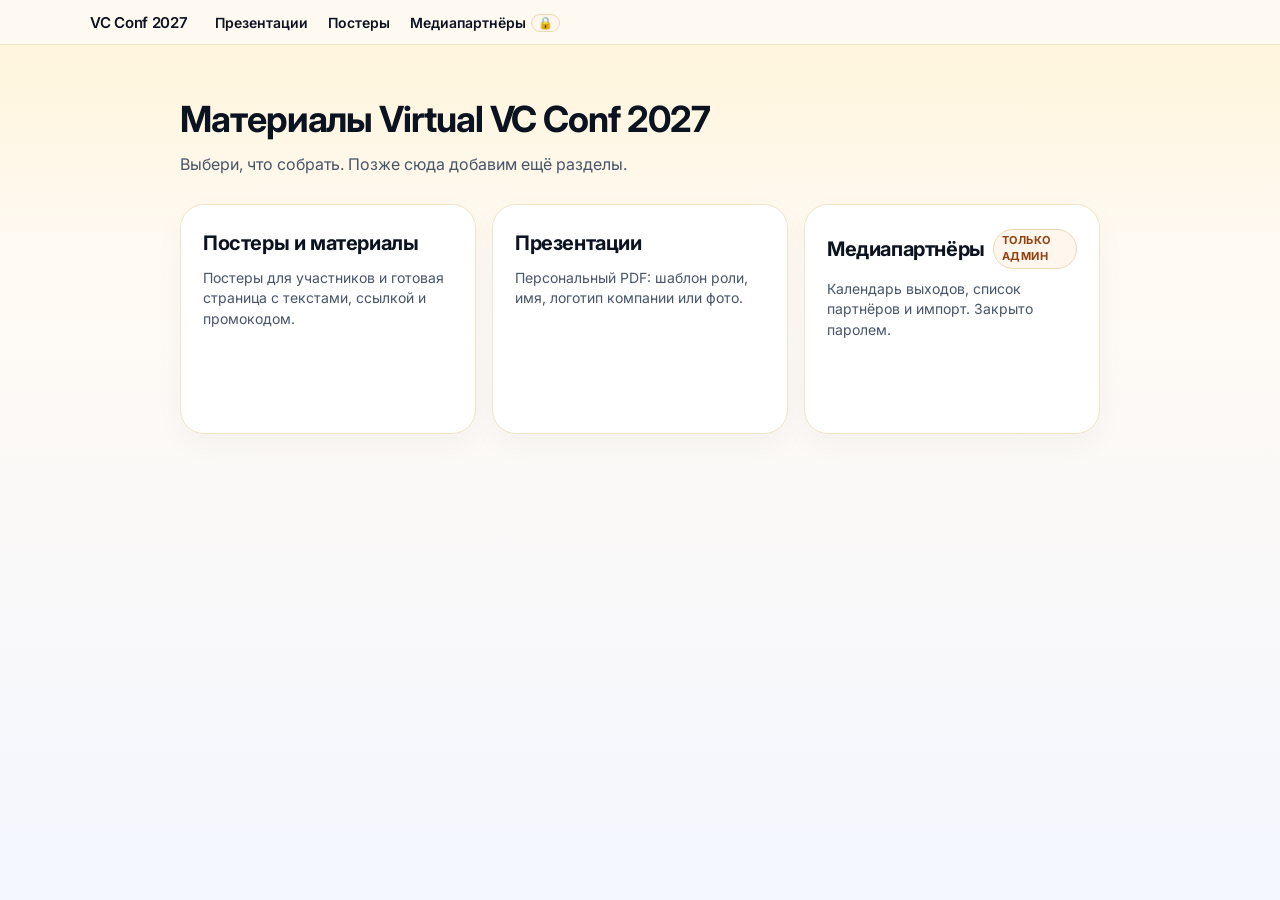
<file: static/home.html>
<!doctype html>
<html lang="ru">
<head>
  <meta charset="utf-8" />
  <meta name="viewport" content="width=device-width, initial-scale=1" />
  <title>VC Conf 2027</title>
  <link rel="icon" href="/static/favicon.svg" type="image/svg+xml" />
  <link rel="apple-touch-icon" href="/static/favicon.svg" />
  <link rel="preconnect" href="https://fonts.googleapis.com" />
  <link rel="preconnect" href="https://fonts.gstatic.com" crossorigin />
  <link href="https://fonts.googleapis.com/css2?family=Inter:wght@400;600;700&display=swap" rel="stylesheet" />
  <link rel="stylesheet" href="/static/site.css" />
  <style>
    body {
      margin: 0;
      font: 16px/1.45 Inter, ui-sans-serif, system-ui, sans-serif;
      color: #0B1220;
      background: linear-gradient(180deg, #fff4d6 0%, #fffaf3 28%, #f4f7ff 100%);
      min-height: 100vh;
    }
  </style>
</head>
<body>
  <div class="home-hero">
    <h1>Материалы Virtual VC Conf 2027</h1>
    <p class="lead">Выбери, что собрать. Позже сюда добавим ещё разделы.</p>
  </div>
  <div class="home-grid">
    <a class="home-card" href="/materials">
      <h2>Постеры и материалы</h2>
      <p>Постеры для участников и готовая страница с текстами, ссылкой и промокодом.</p>
    </a>
    <a class="home-card" href="/decks">
      <h2>Презентации</h2>
      <p>Персональный PDF: шаблон роли, имя, логотип компании или фото.</p>
    </a>
    <a class="home-card" href="/calendar">
      <h2>Медиапартнёры <span class="tag">только админ</span></h2>
      <p>Календарь выходов, список партнёров и импорт. Закрыто паролем.</p>
    </a>
  </div>
  <script src="/static/nav.js"></script>
</body>
</html>
</file>
<file: static/site.css>
.site-bar {
  position: sticky; top: 0; z-index: 40;
  background: rgba(255, 250, 243, .94);
  backdrop-filter: blur(10px);
  border-bottom: 1px solid #f1e4c8;
  padding: 12px 20px 10px;
}
.site-bar .inner {
  max-width: 1100px; margin: 0 auto;
  display: flex; flex-wrap: wrap; gap: 8px 20px; align-items: center;
}
.site-bar a { color: #0B1220; text-decoration: none; font-weight: 600; font-size: 14px; }
.site-bar a:hover { color: #c2410c; }
.site-bar a.on { color: #c2410c; }
.site-bar .brand { font-size: 15px; letter-spacing: -.02em; margin-right: 8px; }
.site-bar .lock { display: inline-flex; align-items: center; gap: 5px; }
.site-bar .lock i {
  font-style: normal; font-size: 12px; line-height: 1;
  border: 1px solid #ead9b3; border-radius: 999px; padding: 2px 6px; color: #92400e; background: #fff7ed;
}
.site-sub {
  display: none; width: 100%; gap: 16px; padding: 6px 0 2px;
  border-top: 1px solid #f7edd4; margin-top: 4px;
}
.site-bar.mp .site-sub { display: flex; flex-wrap: wrap; }
.site-sub a { font-size: 13px; color: #475569; font-weight: 600; }
.site-sub a.on { color: #c2410c; }

.home-hero { max-width: 920px; margin: 48px auto 0; padding: 0 20px; }
.home-hero h1 { font-size: 36px; letter-spacing: -.03em; margin: 0 0 8px; }
.home-hero .lead { color: #475569; margin: 0 0 28px; }
.home-grid {
  max-width: 920px; margin: 0 auto 80px; padding: 0 20px;
  display: grid; grid-template-columns: repeat(3, 1fr); gap: 16px;
}
.home-card {
  display: block; text-decoration: none; color: inherit;
  background: #fff; border: 1px solid #f1e4c8; border-radius: 24px;
  padding: 24px 22px; min-height: 180px;
  box-shadow: 0 10px 30px rgba(11,18,32,.04);
}
.home-card:hover { border-color: #e8c98a; transform: translateY(-1px); }
.home-card h2 { font-size: 20px; margin: 0 0 10px; letter-spacing: -.02em; display: flex; gap: 8px; align-items: center; }
.home-card p { margin: 0; color: #475569; font-size: 14px; line-height: 1.45; }
.home-card .tag {
  font-size: 11px; font-weight: 700; letter-spacing: .04em; text-transform: uppercase;
  color: #92400e; background: #fff7ed; border: 1px solid #ead9b3; border-radius: 999px; padding: 3px 8px;
}
@media (max-width: 800px) {
  .home-grid { grid-template-columns: 1fr; }
  .home-hero h1 { font-size: 28px; }
}

.prog-line { display: flex; align-items: center; gap: 10px; flex-wrap: wrap; }
.prog { display: flex; gap: 3px; height: 12px; min-width: 88px; flex: 1; max-width: 220px; }
.prog i { flex: 1; min-width: 6px; border-radius: 3px; background: #ead9b3; }
.prog i.ok { background: #16a34a; }
.prog i.miss { background: #dc2626; }
.prog-n { font-size: 13px; font-weight: 600; white-space: nowrap; }
.prog-n .left { color: #c2410c; }
.prog-n .done { color: #166534; }
.prog-sum {
  display: flex; gap: 16px; flex-wrap: wrap; align-items: baseline;
  margin: 0 0 14px; font-size: 15px;
}
.prog-sum b { font-size: 22px; letter-spacing: -.03em; }
.score-row td { vertical-align: middle; }
</file>
